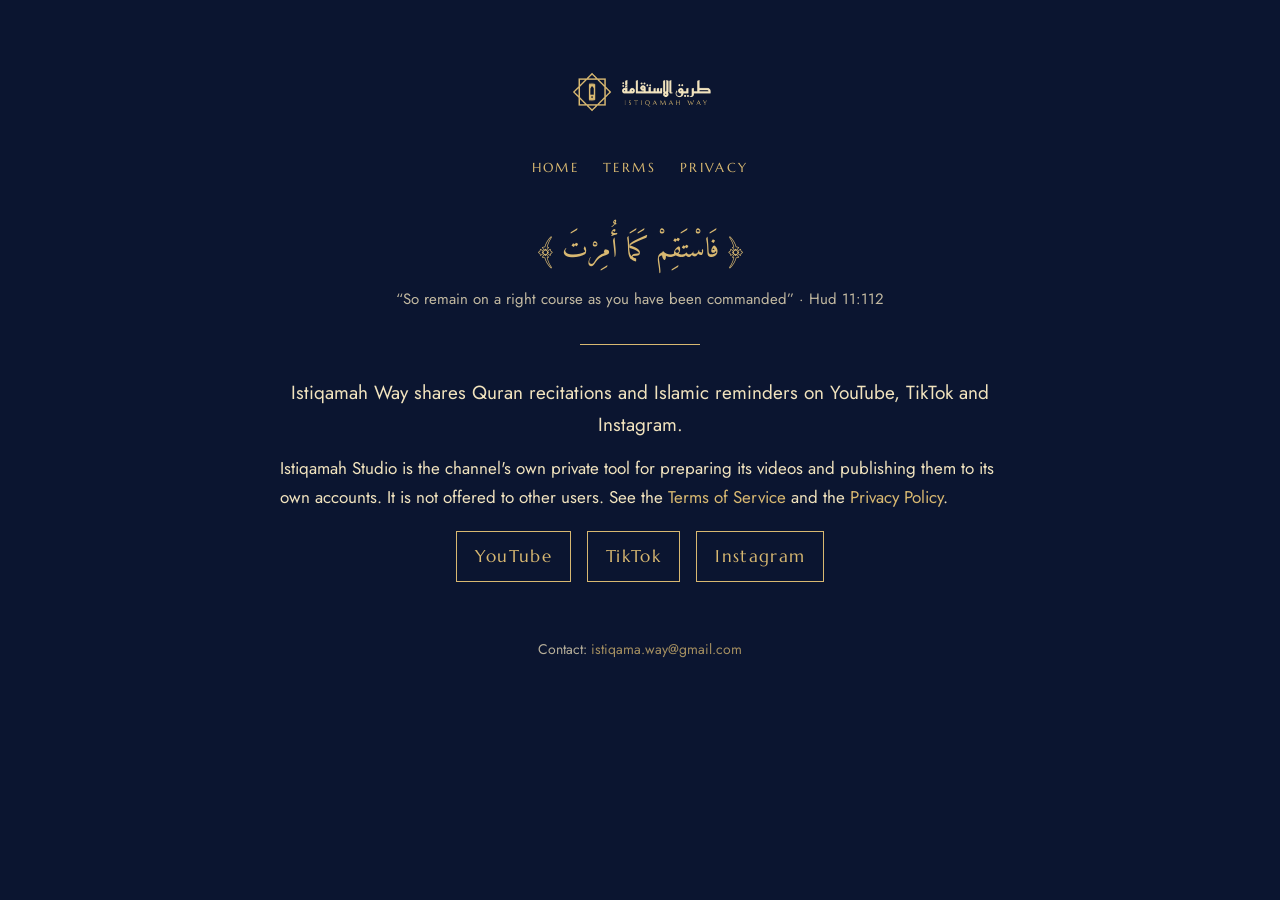
<file: index.html>
<!doctype html>
<html lang="en">
<head>
<meta charset="utf-8">
<meta name="viewport" content="width=device-width, initial-scale=1">
<title>Istiqamah Way · طريق الاستقامة</title>
<meta name="description" content="Istiqamah Way shares Quran recitations and Islamic reminders.">
<link rel="preconnect" href="https://fonts.googleapis.com">
<link rel="stylesheet" href="https://fonts.googleapis.com/css2?family=Amiri&family=Jost:wght@400;500&family=Marcellus&display=swap">
<link rel="stylesheet" href="style.css">
</head>
<body>
<div class="page">
  <header>
    <img src="logo.png" alt="Istiqamah Way · طريق الاستقامة">
    <nav><a href="./">Home</a><a href="terms.html">Terms</a><a href="privacy.html">Privacy</a></nav>
  </header>
  <p class="tagline" lang="ar" dir="rtl">﴿ فَاسْتَقِمْ كَمَا أُمِرْتَ ﴾</p>
  <p class="tagline-en">“So remain on a right course as you have been commanded” · Hud 11:112</p>
  <div class="hairline"></div>
  <p class="lead">Istiqamah Way shares Quran recitations and Islamic reminders on YouTube, TikTok and Instagram.</p>
  <p>Istiqamah Studio is the channel's own private tool for preparing its videos and publishing them to its own accounts.
     It is not offered to other users. See the <a href="terms.html">Terms of Service</a> and the
     <a href="privacy.html">Privacy Policy</a>.</p>
  <div class="links">
    <a href="https://www.youtube.com/@Istiqamahway">YouTube</a>
    <a href="https://www.tiktok.com/@istiqamah.way">TikTok</a>
    <a href="https://www.instagram.com/istiqamah.way">Instagram</a>
  </div>
  <footer>Contact: <a href="mailto:istiqama.way@gmail.com">istiqama.way@gmail.com</a></footer>
</div>
</body>
</html>
</file>
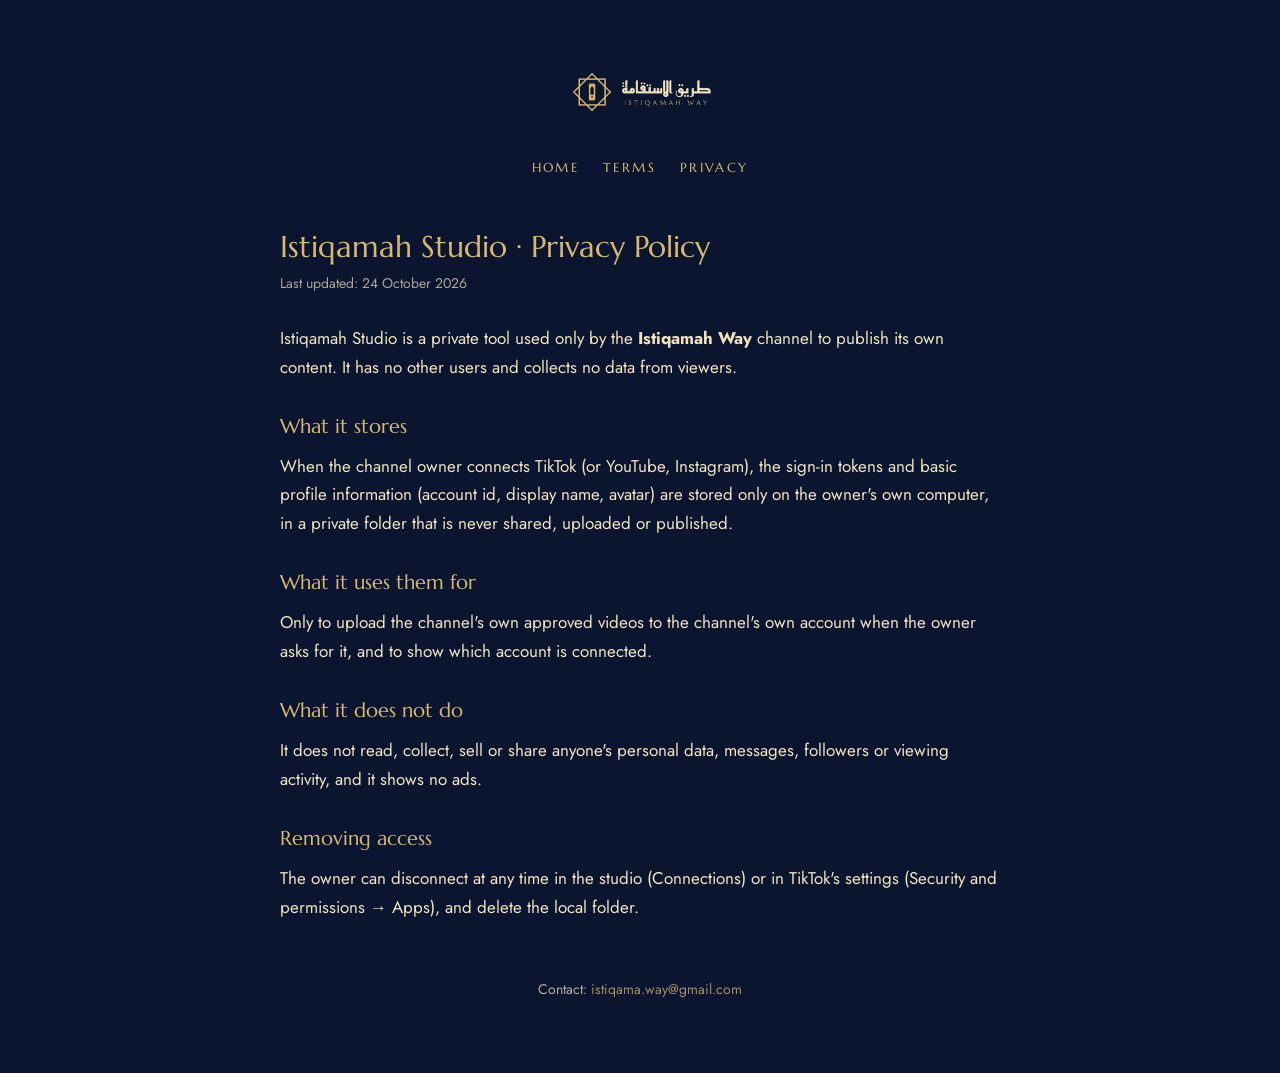
<file: privacy.html>
<!doctype html>
<html lang="en">
<head>
<meta charset="utf-8">
<meta name="viewport" content="width=device-width, initial-scale=1">
<title>Privacy Policy · Istiqamah Studio</title>
<link rel="preconnect" href="https://fonts.googleapis.com">
<link rel="stylesheet" href="https://fonts.googleapis.com/css2?family=Amiri&family=Jost:wght@400;500&family=Marcellus&display=swap">
<link rel="stylesheet" href="style.css">
</head>
<body>
<div class="page">
  <header>
    <a href="./"><img src="logo.png" alt="Istiqamah Way · طريق الاستقامة"></a>
    <nav><a href="./">Home</a><a href="terms.html">Terms</a><a href="privacy.html">Privacy</a></nav>
  </header>
  <h1>Istiqamah Studio · Privacy Policy</h1>
  <p class="updated">Last updated: 24 October 2026</p>
  <p>Istiqamah Studio is a private tool used only by the <b>Istiqamah Way</b> channel to publish its own content.
     It has no other users and collects no data from viewers.</p>
  <h2>What it stores</h2>
  <p>When the channel owner connects TikTok (or YouTube, Instagram), the sign-in tokens and basic profile information
     (account id, display name, avatar) are stored only on the owner's own computer, in a private folder that is never
     shared, uploaded or published.</p>
  <h2>What it uses them for</h2>
  <p>Only to upload the channel's own approved videos to the channel's own account when the owner asks for it, and to show
     which account is connected.</p>
  <h2>What it does not do</h2>
  <p>It does not read, collect, sell or share anyone's personal data, messages, followers or viewing activity, and it shows no ads.</p>
  <h2>Removing access</h2>
  <p>The owner can disconnect at any time in the studio (Connections) or in TikTok's settings (Security and permissions → Apps),
     and delete the local folder.</p>
  <footer>Contact: <a href="mailto:istiqama.way@gmail.com">istiqama.way@gmail.com</a></footer>
</div>
</body>
</html>
</file>
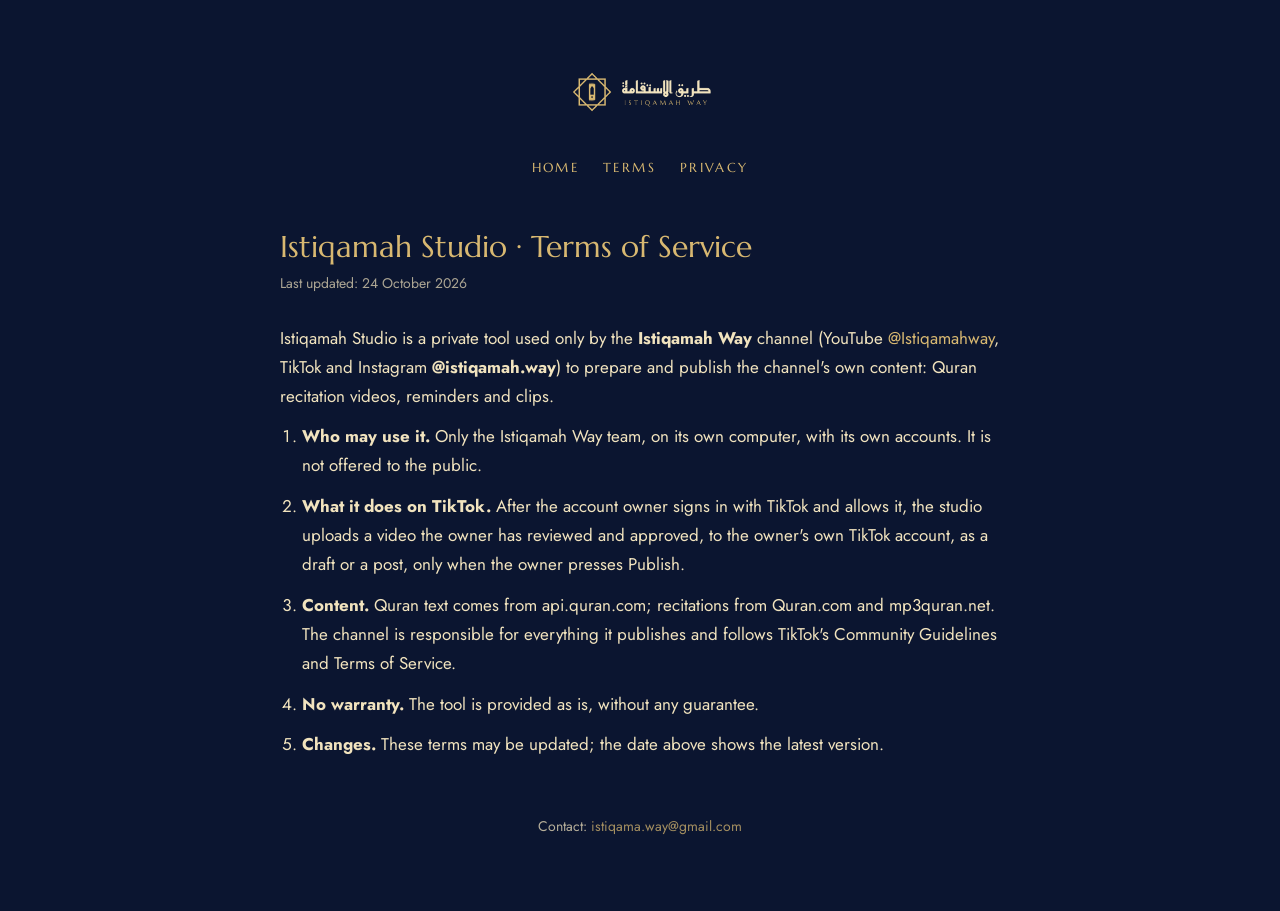
<file: terms.html>
<!doctype html>
<html lang="en">
<head>
<meta charset="utf-8">
<meta name="viewport" content="width=device-width, initial-scale=1">
<title>Terms of Service · Istiqamah Studio</title>
<link rel="preconnect" href="https://fonts.googleapis.com">
<link rel="stylesheet" href="https://fonts.googleapis.com/css2?family=Amiri&family=Jost:wght@400;500&family=Marcellus&display=swap">
<link rel="stylesheet" href="style.css">
</head>
<body>
<div class="page">
  <header>
    <a href="./"><img src="logo.png" alt="Istiqamah Way · طريق الاستقامة"></a>
    <nav><a href="./">Home</a><a href="terms.html">Terms</a><a href="privacy.html">Privacy</a></nav>
  </header>
  <h1>Istiqamah Studio · Terms of Service</h1>
  <p class="updated">Last updated: 24 October 2026</p>
  <p>Istiqamah Studio is a private tool used only by the <b>Istiqamah Way</b> channel
     (YouTube <a href="https://www.youtube.com/@Istiqamahway">@Istiqamahway</a>, TikTok and Instagram <b>@istiqamah.way</b>)
     to prepare and publish the channel's own content: Quran recitation videos, reminders and clips.</p>
  <ol>
    <li><b>Who may use it.</b> Only the Istiqamah Way team, on its own computer, with its own accounts. It is not offered to the public.</li>
    <li><b>What it does on TikTok.</b> After the account owner signs in with TikTok and allows it, the studio uploads a video the
        owner has reviewed and approved, to the owner's own TikTok account, as a draft or a post, only when the owner presses Publish.</li>
    <li><b>Content.</b> Quran text comes from api.quran.com; recitations from Quran.com and mp3quran.net. The channel is responsible
        for everything it publishes and follows TikTok's Community Guidelines and Terms of Service.</li>
    <li><b>No warranty.</b> The tool is provided as is, without any guarantee.</li>
    <li><b>Changes.</b> These terms may be updated; the date above shows the latest version.</li>
  </ol>
  <footer>Contact: <a href="mailto:istiqama.way@gmail.com">istiqama.way@gmail.com</a></footer>
</div>
</body>
</html>
</file>
<file: style.css>
/* Istiqamah Way public pages: brand tokens from brand/brand.json (dark: Midnight, Lantern Gold, Cream). */
:root {
  --midnight: #0B1530;
  --night-blue: #1C2B52;
  --gold: #D8B871;
  --cream: #F1E3BE;
}
* { box-sizing: border-box; margin: 0; padding: 0; }
body {
  background: var(--midnight);
  color: var(--cream);
  font-family: 'Jost', sans-serif;
  font-size: 17px;
  line-height: 1.7;
  -webkit-font-smoothing: antialiased;
}
.page { max-width: 760px; margin: 0 auto; padding: 56px 20px 72px; }
header { text-align: center; margin-bottom: 48px; }
header img { height: 72px; width: auto; }
nav { margin-top: 20px; display: flex; gap: 24px; justify-content: center; flex-wrap: wrap; }
nav a, a { color: var(--gold); text-decoration: none; }
nav a { font-family: 'Marcellus', serif; letter-spacing: .18em; text-transform: uppercase; font-size: 13px; }
a:hover { text-decoration: underline; }
h1 { font-family: 'Marcellus', serif; font-weight: 400; color: var(--gold); font-size: 30px; line-height: 1.3; margin-bottom: 6px; }
.updated { opacity: .7; font-size: 14px; margin-bottom: 28px; }
h2 { font-family: 'Marcellus', serif; font-weight: 400; color: var(--gold); font-size: 20px; margin: 28px 0 8px; }
p, li { margin-bottom: 12px; }
ol { padding-inline-start: 22px; }
.hairline { width: 120px; border-top: 1.5px solid var(--gold); margin: 32px auto; }
.tagline { font-family: 'Amiri', serif; font-size: 28px; color: var(--gold); text-align: center; }
.tagline-en { text-align: center; opacity: .8; font-size: 15px; }
.lead { text-align: center; font-size: 19px; }
.links { display: flex; gap: 16px; justify-content: center; flex-wrap: wrap; margin-top: 20px; }
.links a { border: 1.5px solid var(--gold); padding: 10px 18px; font-family: 'Marcellus', serif; letter-spacing: .08em; }
footer { margin-top: 56px; text-align: center; font-size: 14px; opacity: .75; }
</file>
